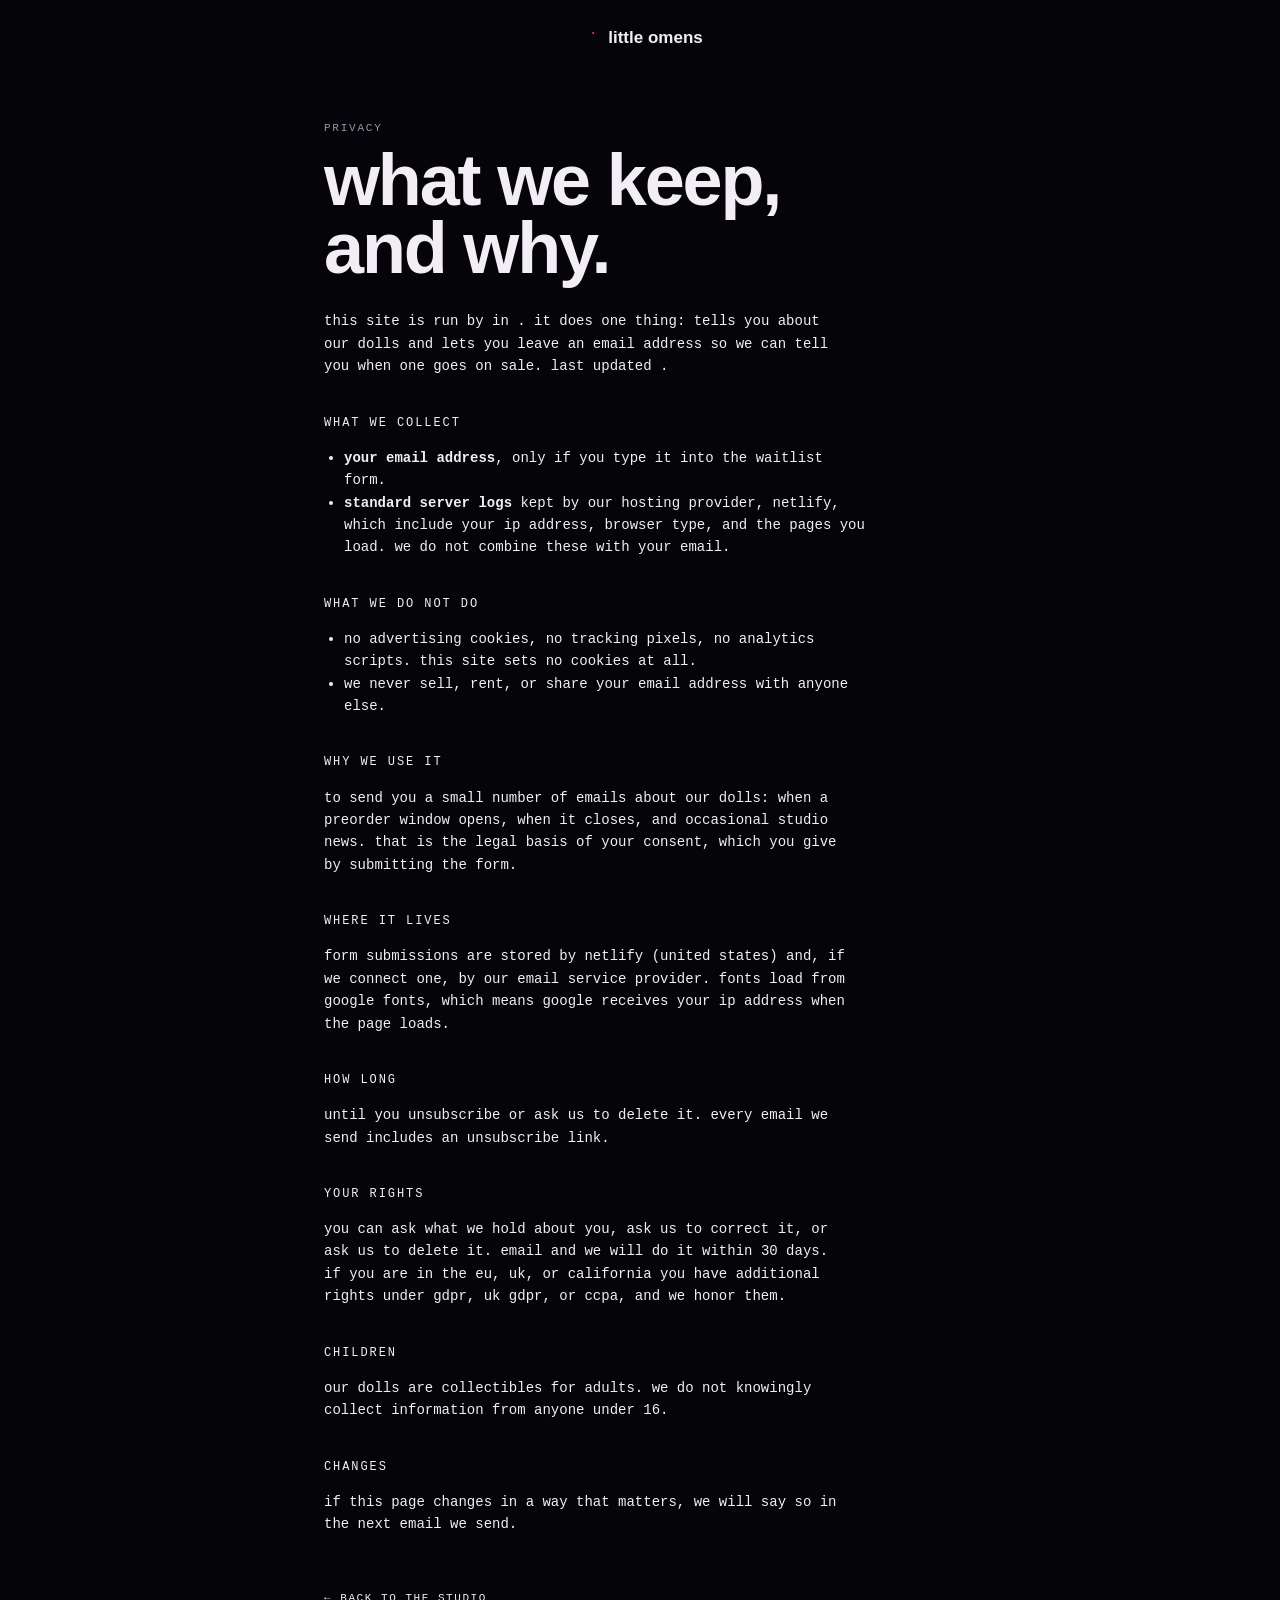
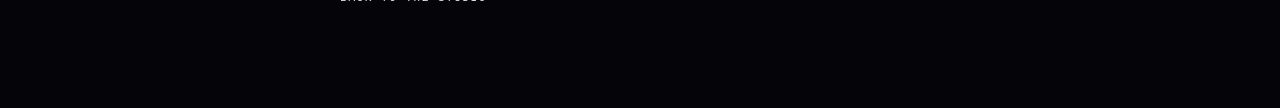
<file: privacy.html>
<!doctype html>
<html lang="en">
<head>
<meta charset="utf-8">
<meta name="viewport" content="width=device-width, initial-scale=1">
<meta http-equiv="Content-Security-Policy" content="default-src 'self'; script-src 'self'; style-src 'self' 'unsafe-inline' https://fonts.googleapis.com; font-src https://fonts.gstatic.com; img-src 'self' data:; connect-src 'self' https:; form-action 'self' https:; base-uri 'self'; object-src 'none'">
<title>privacy · little omens</title>
<meta name="referrer" content="strict-origin-when-cross-origin">
<link rel="icon" href="favicon.svg" type="image/svg+xml">
<link rel="stylesheet" href="https://fonts.googleapis.com/css2?family=Baloo+2:wght@800&family=IBM+Plex+Mono:wght@400;500&display=swap">
<link rel="stylesheet" href="styles.css">
<style>
.doc{max-width:680px;margin:0 auto;padding:120px 24px 100px}
.doc h1{font-family:var(--display);font-weight:800;font-size:clamp(40px,6vw,72px);letter-spacing:-.03em;line-height:.95;margin:8px 0 28px}
.doc h2{font-size:12px;letter-spacing:.16em;text-transform:uppercase;color:var(--bone-dim);margin:36px 0 10px;font-family:var(--mono);font-weight:500}
.doc p,.doc li{color:var(--bone);max-width:62ch}
.doc ul{padding-left:20px}
.doc a{color:var(--lav)}
.doc .back{display:inline-block;margin-top:40px;color:var(--bone-dim);text-decoration:none;font-size:11px;letter-spacing:.14em;text-transform:uppercase}
</style>
</head>
<body>
<div class="grain" aria-hidden="true"></div>
<nav>
  <a class="brand" href="./" aria-label="little omens home"><svg width="22" height="22" viewBox="0 0 72 72" aria-hidden="true"><path d="M36 10 a26 26 0 1 0 0 52 a20 20 0 1 1 0 -52z" fill="#B9B3CC"></path><circle cx="52" cy="20" r="3.5" fill="#E63946"></circle></svg><span>little omens</span></a>
</nav>
<main class="doc">
  <div class="k">privacy</div>
  <h1>what we keep, and why.</h1>
  <p>this site is run by <span data-t="legal.entity"></span> in <span data-t="legal.country"></span>. it does one thing: tells you about our dolls and lets you leave an email address so we can tell you when one goes on sale. last updated <span data-t="legal.updated"></span>.</p>

  <h2>what we collect</h2>
  <ul>
    <li><strong>your email address</strong>, only if you type it into the waitlist form.</li>
    <li><strong>standard server logs</strong> kept by our hosting provider, netlify, which include your ip address, browser type, and the pages you load. we do not combine these with your email.</li>
  </ul>

  <h2>what we do not do</h2>
  <ul>
    <li>no advertising cookies, no tracking pixels, no analytics scripts. this site sets no cookies at all.</li>
    <li>we never sell, rent, or share your email address with anyone else.</li>
  </ul>

  <h2>why we use it</h2>
  <p>to send you a small number of emails about our dolls: when a preorder window opens, when it closes, and occasional studio news. that is the legal basis of your consent, which you give by submitting the form.</p>

  <h2>where it lives</h2>
  <p>form submissions are stored by netlify (united states) and, if we connect one, by our email service provider. fonts load from google fonts, which means google receives your ip address when the page loads.</p>

  <h2>how long</h2>
  <p>until you unsubscribe or ask us to delete it. every email we send includes an unsubscribe link.</p>

  <h2>your rights</h2>
  <p>you can ask what we hold about you, ask us to correct it, or ask us to delete it. email <a data-t-href="legal.contactEmail" href="#"><span data-t="legal.contactEmail"></span></a> and we will do it within 30 days. if you are in the eu, uk, or california you have additional rights under gdpr, uk gdpr, or ccpa, and we honor them.</p>

  <h2>children</h2>
  <p>our dolls are collectibles for adults. we do not knowingly collect information from anyone under 16.</p>

  <h2>changes</h2>
  <p>if this page changes in a way that matters, we will say so in the next email we send.</p>

  <a class="back" href="./">← back to the studio</a>
</main>
<script src="content.js"></script>
<script>
(function(){
  var C=window.CONTENT||{}, L=C.legal||{};
  L.updated = L.updated || "[DATE]";
  function get(p){ return p.split('.').reduce(function(o,k){return o==null?undefined:o[k];}, C); }
  function fill(el,v){ if(v==null)return; var s=String(v); if(/\[[^\]]+\]/.test(s)){ el.innerHTML=s.replace(/&/g,'&amp;').replace(/</g,'&lt;').replace(/\[[^\]]+\]/g,function(m){return '<span class="ph">'+m+'</span>';}); } else el.textContent=s; }
  document.querySelectorAll('[data-t]').forEach(function(el){ fill(el,get(el.getAttribute('data-t'))); });
  document.querySelectorAll('[data-t-href]').forEach(function(el){ var v=get(el.getAttribute('data-t-href')); if(v && !/\[/.test(v)) el.href='mailto:'+v; });
})();
</script>
</body>
</html>
</file>
<file: styles.css>
:root{
  /* little omens · dark & cute: midnight plum, candy pink, lilac glass */
  /* black first; purple and deep red as the secondaries */
  --bg0:#050408; --bg1:#0b0910; --bg2:#120d1a; --wine:#1a0a12;
  --cream:#F3EEF6; --mute:#9E93AD; --pink:#A78BFA; --pink-2:#6D3FC7; --lilac:#C4B5FD; --red:#E9E1FF;
  --glass:rgba(255,255,255,.045); --glass-2:rgba(255,255,255,.09); --edge:rgba(255,255,255,.14); --edge-2:rgba(255,255,255,.3);
  --display:"Baloo 2","Arial Rounded MT Bold","Helvetica Neue",sans-serif;
  --mono:"IBM Plex Mono","Courier New",monospace;
  --r:28px; --r-lg:44px; --ease:cubic-bezier(.22,1,.36,1);
}
*{box-sizing:border-box}
html{scroll-behavior:smooth}
body{margin:0;background:var(--bg0);color:var(--cream);font-family:var(--mono);font-size:14px;line-height:1.6;overflow-x:hidden;cursor:none}
a,button,input{cursor:none}
@media (hover:none){body,a,button,input{cursor:auto}.cursor{display:none}}
a{color:var(--cream)}
::selection{background:var(--pink);color:#fff}
.ph{color:var(--red)}
.k{font-size:11px;letter-spacing:.16em;text-transform:uppercase;color:var(--mute)}
h1,h2,h3{font-family:var(--display);font-weight:800;letter-spacing:-.03em;margin:0;text-wrap:balance}

/* ---- gradient sky: fixed, slowly breathing ---- */
.sky{position:fixed;inset:0;z-index:-2;background:linear-gradient(180deg,var(--bg0) 0%,var(--bg1) 35%,var(--bg2) 70%,var(--wine) 100%)}
.sky::before,.sky::after{content:"";position:absolute;width:70vmax;height:70vmax;border-radius:50%;filter:blur(90px);opacity:.55;mix-blend-mode:screen;animation:drift 26s ease-in-out infinite alternate}
.sky::before{left:-20vmax;top:-10vmax;background:radial-gradient(circle,#3d1a6e 0%,transparent 60%);opacity:.5}
.sky::after{right:-25vmax;bottom:-20vmax;background:radial-gradient(circle,#2a1460 0%,transparent 60%);animation-delay:-13s;opacity:.55}
@keyframes drift{from{transform:translate(0,0) scale(1)}to{transform:translate(8vmax,6vmax) scale(1.15)}}
.stars{position:fixed;inset:0;z-index:-1;pointer-events:none;background-image:radial-gradient(1px 1px at 20% 30%,rgba(255,255,255,.5),transparent),radial-gradient(1px 1px at 70% 20%,rgba(255,255,255,.4),transparent),radial-gradient(1.5px 1.5px at 40% 70%,rgba(255,255,255,.35),transparent),radial-gradient(1px 1px at 85% 60%,rgba(255,255,255,.5),transparent),radial-gradient(1px 1px at 10% 85%,rgba(255,255,255,.3),transparent),radial-gradient(1.5px 1.5px at 55% 45%,rgba(255,255,255,.3),transparent);background-size:900px 900px;opacity:.7}

/* ---- bubbles: translucent, drifting, parallaxed ---- */
.bubbles{position:fixed;inset:0;z-index:0;pointer-events:none;overflow:hidden}
.bubble{position:absolute;border-radius:50%;will-change:transform;
  /* a clear glass sphere: near-transparent body, thick refracting rim, two speculars, a caustic arc at the bottom */
  background:
    radial-gradient(ellipse 28% 18% at 31% 24%, rgba(255,255,255,1) 0%, rgba(255,255,255,.9) 30%, rgba(255,255,255,0) 100%),
    radial-gradient(ellipse 10% 7% at 62% 18%, rgba(255,255,255,.85) 0%, rgba(255,255,255,0) 100%),
    radial-gradient(ellipse 60% 22% at 50% 92%, rgba(255,255,255,.45) 0%, rgba(255,255,255,.08) 40%, rgba(255,255,255,0) 100%),
    radial-gradient(circle at 50% 50%, rgba(255,255,255,0) 0%, rgba(255,255,255,0) 58%, rgba(255,255,255,.04) 72%, rgba(255,255,255,.16) 88%, rgba(255,255,255,.45) 100%),
    radial-gradient(circle at 30% 30%, rgba(167,139,250,.10) 0%, rgba(167,139,250,0) 60%);
  border:1px solid rgba(255,255,255,.55);
  box-shadow:
    inset 0 0 0 1px rgba(255,255,255,.12),
    inset -8px -10px 24px rgba(255,255,255,.18),
    inset 10px 12px 30px rgba(0,0,0,.28),
    inset 0 0 40px rgba(167,139,250,.10),
    0 40px 80px rgba(0,0,0,.55),
    0 0 30px rgba(167,139,250,.12);
  backdrop-filter:blur(1.5px) brightness(1.2) contrast(1.05);-webkit-backdrop-filter:blur(1.5px) brightness(1.2) contrast(1.05);
  animation:bob var(--dur,14s) ease-in-out infinite alternate}
/* thin-film iridescence on the rim only */
.bubble::before{content:"";position:absolute;inset:-1px;border-radius:50%;background:conic-gradient(from 200deg, rgba(167,139,250,.0), rgba(167,139,250,.55) 12%, rgba(120,220,255,.35) 30%, rgba(255,255,255,0) 45%, rgba(196,181,253,.45) 62%, rgba(255,190,240,.35) 78%, rgba(167,139,250,0));-webkit-mask:radial-gradient(circle, transparent 88%, #000 90%, #000 100%);mask:radial-gradient(circle, transparent 88%, #000 90%, #000 100%);opacity:.9;filter:blur(.6px)}
/* the hard specular */
.bubble::after{content:"";position:absolute;left:24%;top:11%;width:24%;height:13%;border-radius:50%;background:#fff;filter:blur(1px);transform:rotate(-30deg);opacity:1;box-shadow:0 0 12px rgba(255,255,255,.7)}
@keyframes bob{from{margin-top:0}to{margin-top:-40px}}

/* everything above the sky */
nav,header,section,footer,.marquee{position:relative;z-index:1}

/* ---- glass ---- */
.glass{background:linear-gradient(180deg,rgba(255,255,255,.10) 0%,rgba(255,255,255,.035) 38%,rgba(255,255,255,.02) 100%);border:1px solid var(--edge);backdrop-filter:blur(20px) saturate(150%);-webkit-backdrop-filter:blur(20px) saturate(150%);box-shadow:inset 0 1px 0 rgba(255,255,255,.35), inset 0 -1px 0 rgba(255,255,255,.06), 0 30px 80px rgba(0,0,0,.55)}
.glass::before{content:"";position:absolute;inset:0;border-radius:inherit;pointer-events:none;background:linear-gradient(115deg,rgba(255,255,255,.16) 0%,rgba(255,255,255,0) 32%,rgba(255,255,255,0) 68%,rgba(255,255,255,.05) 100%);z-index:0}
.glass>*{position:relative;z-index:1}
/* positioned parents for the sheen; nav stays fixed and chips stay absolute */
.marquee,.spec .card,.join-wrap .box,.join,.tile,.count span{position:relative}

/* ---- cursor: a tiny star ---- */
.cursor{position:fixed;left:0;top:0;width:16px;height:16px;pointer-events:none;z-index:100;transform:translate(-50%,-50%);transition:width .25s var(--ease),height .25s var(--ease)}
.cursor::before{content:"";position:absolute;inset:0;background:var(--pink);clip-path:polygon(50% 0%,61% 39%,100% 50%,61% 61%,50% 100%,39% 61%,0% 50%,39% 39%);transition:background .25s}
.cursor.on{width:56px;height:56px}
.cursor.on::before{background:rgba(167,139,250,.25);clip-path:circle(50%);border:1px solid var(--pink)}
.cursor .lbl{position:absolute;inset:0;display:grid;place-items:center;font-size:9px;letter-spacing:.12em;text-transform:uppercase;color:var(--cream);opacity:0;transition:opacity .2s}
.cursor.on .lbl{opacity:1}

/* ---- nav ---- */
nav{position:fixed;top:18px;left:50%;transform:translateX(-50%);z-index:50;display:flex;align-items:center;gap:6px;padding:6px 6px 6px 16px;border-radius:999px}
nav .brand{display:flex;align-items:center;gap:9px;white-space:nowrap;font-family:var(--display);font-weight:800;font-size:17px;text-decoration:none;color:var(--cream);padding-right:10px}
nav .brand svg{display:block}
nav .links{display:flex;gap:2px}
nav .links a{font-size:11px;letter-spacing:.1em;text-transform:uppercase;text-decoration:none;white-space:nowrap;color:var(--mute);padding:10px 12px;border-radius:999px;transition:background .2s,color .2s}
nav .links a:hover,nav .links a:focus-visible{background:var(--glass-2);color:var(--cream);outline:none}
nav a.cta{font-size:11px;letter-spacing:.12em;text-transform:uppercase;text-decoration:none;background:linear-gradient(180deg,rgba(255,255,255,.28),rgba(255,255,255,0) 50%),linear-gradient(135deg,var(--pink),var(--lilac));color:#fff;font-weight:500;padding:12px 18px;border-radius:999px;white-space:nowrap;transition:transform .3s var(--ease);box-shadow:inset 0 1px 0 rgba(255,255,255,.5), 0 10px 30px rgba(167,139,250,.4)}
nav a.cta:hover,nav a.cta:focus-visible{transform:scale(1.04);outline:none}

/* ---- photo plate: glowing stand-in ---- */
.plate{position:relative;overflow:hidden;background:#0c0911;isolation:isolate;margin:0;border-radius:var(--r)}
.plate .backdrop{position:absolute;inset:-10%;background:radial-gradient(ellipse 70% 60% at 50% 35%, #241a33 0%, #120d1a 60%, #08060c 100%)}
.plate .key{position:absolute;inset:-20%;background:radial-gradient(ellipse 45% 40% at 50% 28%, rgba(167,139,250,.35), transparent 70%),radial-gradient(ellipse 30% 30% at 80% 70%, rgba(155,107,214,.25), transparent 70%)}
.plate .subject{position:absolute;left:50%;bottom:-2%;transform:translateX(-50%);width:58%;aspect-ratio:3/5;border-radius:48% 48% 8% 8% / 30% 30% 4% 4%;background:linear-gradient(to bottom, transparent 0%, transparent 18%, #1c1526 19%, #0a0810 100%);filter:blur(1.2px);box-shadow:-10px 0 30px rgba(167,139,250,.15), 10px 0 30px rgba(155,107,214,.15)}
.plate .subject::after{content:"";position:absolute;left:12%;right:12%;top:2%;height:22%;border-radius:50%;background:radial-gradient(circle at 45% 35%, #2a2038, #120d19 70%);box-shadow:inset -12px -10px 26px rgba(0,0,0,.5), 0 -6px 20px rgba(167,139,250,.25)}
.plate .shadow{position:absolute;left:20%;right:20%;bottom:-6%;height:14%;border-radius:50%;background:radial-gradient(ellipse, rgba(167,139,250,.25), transparent 70%);filter:blur(8px)}
.plate .photo{position:absolute;inset:0;width:100%;height:100%;object-fit:cover;display:none;z-index:1}
.plate.has-photo .photo{display:block}
.plate.has-photo .backdrop,.plate.has-photo .key,.plate.has-photo .subject,.plate.has-photo .shadow{display:none}
.plate .cap{position:absolute;left:18px;bottom:16px;font-size:10px;letter-spacing:.14em;text-transform:uppercase;color:var(--cream);z-index:3;background:rgba(255,255,255,.1);border:1px solid var(--edge);padding:6px 10px;border-radius:999px;backdrop-filter:blur(8px)}
.plate .cap b{font-weight:500;color:var(--pink)}
.plate::after{content:"";position:absolute;inset:0;border-radius:inherit;border:1px solid var(--edge);pointer-events:none;z-index:2;background:linear-gradient(180deg,rgba(255,255,255,.14),rgba(255,255,255,0) 30%)}

/* ---- hero ---- */
.hero{min-height:100svh;padding:140px 24px 60px;display:grid;grid-template-rows:auto 1fr auto;gap:24px;overflow:hidden}
.hero .top{display:flex;justify-content:space-between;align-items:flex-start;max-width:1400px;margin:0 auto;width:100%}
.hero h1{font-size:clamp(52px,7.6vw,140px);line-height:.92;max-width:12ch}
.hero h1 .w{display:inline-block;animation:rise 1s var(--ease) both;clip-path:inset(-10% 0 -6% 0)}
.hero h1 .w:nth-child(2){animation-delay:.08s}.hero h1 .w:nth-child(3){animation-delay:.16s}.hero h1 .w:nth-child(4){animation-delay:.24s}
.hero h1 .w:last-child{background:linear-gradient(90deg,var(--pink),var(--lilac));-webkit-background-clip:text;background-clip:text;color:transparent}
@keyframes rise{from{transform:translateY(110%);opacity:0}to{transform:translateY(0);opacity:1}}
.hero .side{text-align:right;max-width:26ch;color:var(--mute);padding-top:14px}
.hero .side b{display:block;color:var(--cream);font-weight:500}
.hero .stage{position:relative;display:grid;place-items:center;min-height:46vh}
.hero .arch{height:min(54vh,560px);width:auto;aspect-ratio:3/4;border-radius:999px 999px var(--r-lg) var(--r-lg);will-change:transform;box-shadow:0 0 0 10px rgba(255,255,255,.04), inset 0 2px 0 rgba(255,255,255,.3), 0 0 90px rgba(167,139,250,.22), 0 40px 100px rgba(0,0,0,.7)}
.chip{position:absolute;display:flex;align-items:center;gap:8px;border-radius:999px;padding:10px 14px;font-size:11px;letter-spacing:.1em;text-transform:uppercase;will-change:transform;white-space:nowrap;color:var(--cream)}
.chip .dot{width:8px;height:8px;border-radius:50%;background:var(--red);box-shadow:0 0 0 0 rgba(196,181,253,.6);animation:pulse 2s infinite}
@keyframes pulse{70%{box-shadow:0 0 0 10px rgba(196,181,253,0)}100%{box-shadow:0 0 0 0 rgba(196,181,253,0)}}
.c1{left:8%;top:12%;rotate:-4deg}.c2{right:8%;top:30%;rotate:3deg}.c3{left:14%;bottom:18%;rotate:2deg}.c4{right:12%;bottom:10%;rotate:-3deg}
.hero .bottom{display:flex;justify-content:space-between;align-items:flex-end;max-width:1400px;margin:0 auto;width:100%;gap:24px}
.hero .bottom p{max-width:40ch;margin:0;color:var(--mute)}
.count{display:flex;gap:6px;font-family:var(--display);font-weight:800;font-size:28px;letter-spacing:-.02em}
.count span{border-radius:16px;padding:6px 12px;min-width:64px;text-align:center;font-variant-numeric:tabular-nums;color:var(--cream)}
.count small{display:block;font-family:var(--mono);font-weight:400;font-size:9px;letter-spacing:.14em;text-transform:uppercase;color:var(--mute);margin-top:2px}

/* ---- marquee ---- */
.marquee{overflow:hidden;padding:18px 0;white-space:nowrap;border-left:0;border-right:0;border-radius:0}
.marquee .track{display:inline-flex;gap:48px;align-items:center;animation:slide 30s linear infinite;font-family:var(--display);font-weight:800;font-size:22px;letter-spacing:-.02em;color:var(--lilac)}
.marquee svg{flex:none}
@keyframes slide{to{transform:translateX(-50%)}}

/* ---- pinned story ---- */
.story{max-width:1400px;margin:0 auto;padding:16vh 24px;display:grid;grid-template-columns:1fr 1fr;gap:64px;align-items:start}
.story .pin{position:sticky;top:14vh}
.story .pin .plate{aspect-ratio:4/5;border-radius:var(--r-lg)}
.story .steps{display:flex;flex-direction:column;gap:22vh;padding-top:8vh}
.story .step{opacity:.3;transition:opacity .5s var(--ease)}
.story .step.on{opacity:1}
.story .step h2{font-size:clamp(34px,4.4vw,64px);line-height:1;margin:10px 0 16px}
.story .step p{color:var(--mute);max-width:40ch;margin:0;font-size:15px}
.story .step .k{display:flex;align-items:center;gap:10px;color:var(--pink)}
.story .step .k i{display:inline-block;width:22px;height:1px;background:var(--pink)}

/* ---- gallery ---- */
.gal{padding:6vh 0 16vh}
.gal .head{max-width:1400px;margin:0 auto;padding:0 24px 28px;display:flex;justify-content:space-between;align-items:flex-end}
.gal .head h2{font-size:clamp(34px,4.4vw,64px);line-height:1}
.gal .rail{display:flex;gap:20px;overflow-x:auto;scroll-snap-type:x mandatory;padding:0 24px 20px;scrollbar-width:none}
.gal .rail::-webkit-scrollbar{display:none}
.gal .rail .plate{flex:0 0 min(78vw,420px);aspect-ratio:4/5;scroll-snap-align:start;transition:transform .5s var(--ease)}
.gal .rail .plate:nth-child(2){flex-basis:min(78vw,520px);aspect-ratio:1/1;align-self:center}
.gal .rail .plate:hover{transform:translateY(-6px)}

/* ---- specs ---- */
.spec{max-width:1400px;margin:0 auto;padding:0 24px 16vh}
.spec .card{border-radius:var(--r-lg);padding:clamp(32px,5vw,72px);display:grid;grid-template-columns:1fr 1fr;gap:48px}
.spec .k{color:var(--pink)}
.spec h2{font-size:clamp(40px,6vw,96px);line-height:.92;margin:10px 0 20px}
.spec .lede{color:var(--mute);max-width:42ch;margin:0;font-size:15px}
.spec table{width:100%;border-collapse:collapse;font-variant-numeric:tabular-nums;font-size:14px}
.spec td{padding:16px 0;border-bottom:1px solid var(--edge);vertical-align:top}
.spec td:first-child{color:var(--mute);font-size:11px;letter-spacing:.14em;text-transform:uppercase;width:42%;padding-top:19px}
.spec tr:first-child td{border-top:1px solid var(--edge)}

/* ---- tiles ---- */
.roster{max-width:1400px;margin:0 auto;padding:0 24px 16vh}
.roster .head{display:flex;justify-content:space-between;align-items:flex-end;gap:24px;margin-bottom:36px;flex-wrap:wrap}
.roster h2{font-size:clamp(40px,6vw,96px);line-height:.92}
.roster .lede{color:var(--mute);max-width:40ch;margin:0}
.tiles{display:grid;grid-template-columns:repeat(3,minmax(0,1fr));gap:20px}
.tile{position:relative;border-radius:var(--r-lg);padding:28px;min-height:420px;display:flex;flex-direction:column;justify-content:space-between;transition:transform .5s var(--ease),box-shadow .5s var(--ease);will-change:transform}
.tile:hover{transform:translateY(-8px) rotate(-.6deg);box-shadow:inset 0 1px 0 rgba(255,255,255,.18), 0 0 60px rgba(167,139,250,.18), 0 40px 80px rgba(0,0,0,.4)}
.tile.live{background:linear-gradient(160deg,rgba(167,139,250,.18),rgba(155,107,214,.08));border-color:var(--edge-2)}
.tile .sign{width:120px;height:120px;align-self:center;margin:24px 0;filter:drop-shadow(0 10px 30px rgba(167,139,250,.35))}
.tile .num{font-size:11px;letter-spacing:.14em;color:var(--mute)}
.tile h3{font-size:clamp(28px,3vw,44px);line-height:1;margin:6px 0 10px}
.tile p{color:var(--mute);margin:0;font-size:14px}
.tile .st{display:inline-flex;align-items:center;gap:8px;margin-top:16px;font-size:11px;letter-spacing:.14em;text-transform:uppercase;background:var(--glass-2);border:1px solid var(--edge);border-radius:999px;padding:8px 12px;align-self:flex-start}
.tile.live .st{background:var(--pink);color:#fff;border-color:var(--pink);font-weight:500}
.tile.live .st .dot{width:7px;height:7px;border-radius:50%;background:#fff}
.tile.dim h3{color:var(--lilac)}

/* ---- join ---- */
.join-wrap{max-width:1400px;margin:0 auto;padding:0 24px 12vh}
.join-wrap .box{border-radius:var(--r-lg);padding:clamp(40px,7vw,110px) clamp(24px,5vw,72px);text-align:center;position:relative;overflow:hidden;background:linear-gradient(160deg,rgba(167,139,250,.14),rgba(255,255,255,.04) 50%,rgba(155,107,214,.12))}
.join-wrap h2{font-size:clamp(44px,8vw,128px);line-height:.9;margin:10px 0 20px}
.join-wrap .lede{color:var(--mute);max-width:44ch;margin:0 auto}
.join{display:flex;margin:36px auto 0;max-width:520px;border-radius:999px;padding:6px 6px 6px 24px}
.join input{flex:1;background:transparent;border:0;color:var(--cream);font:inherit;font-size:16px;padding:14px 0;min-width:0}
.join input::placeholder{color:var(--mute)}
.join input:focus{outline:none}
.join button{background:linear-gradient(180deg,rgba(255,255,255,.28),rgba(255,255,255,0) 50%),linear-gradient(135deg,var(--pink),var(--lilac));color:#fff;border:0;border-radius:999px;font:inherit;font-weight:500;font-size:11px;letter-spacing:.16em;text-transform:uppercase;padding:0 22px;transition:transform .3s var(--ease);box-shadow:inset 0 1px 0 rgba(255,255,255,.5), 0 10px 30px rgba(167,139,250,.4)}
.join button:hover,.join button:focus-visible{transform:scale(1.04);outline:none}
.hp{position:absolute;left:-10000px;top:auto;width:1px;height:1px;overflow:hidden}
.fine{font-size:11px;color:var(--mute);margin-top:16px;letter-spacing:.06em}
.fine a{color:var(--mute)}

/* ---- footer ---- */
footer{max-width:1400px;margin:0 auto;padding:0 24px 32px}
footer .mark{font-family:var(--display);font-weight:800;font-size:clamp(64px,15.5vw,260px);line-height:.85;letter-spacing:-.04em;background:linear-gradient(90deg,var(--cream),var(--lilac) 60%,var(--pink));-webkit-background-clip:text;background-clip:text;color:transparent;border-bottom:1px solid var(--edge);padding-bottom:24px;margin-bottom:20px;white-space:nowrap;overflow:hidden}
footer .row{display:flex;flex-wrap:wrap;justify-content:space-between;gap:16px;font-size:11px;letter-spacing:.12em;text-transform:uppercase;color:var(--mute)}
footer a{color:var(--cream);text-decoration:none;margin-left:22px}
footer .legal a{margin-left:0;margin-right:22px;color:var(--mute)}
footer a:hover{color:var(--pink)}

.rv{transform:translateY(24px);transition:transform 1s var(--ease)}
.rv.in{transform:none}

/* ---- mobile ---- */
@media (max-width:900px){
  nav{top:12px;left:12px;right:12px;transform:none;justify-content:space-between;padding:6px 6px 6px 14px}
  nav .links{display:none}
  .hero{padding:104px 20px 40px;gap:20px;min-height:0}
  .hero .top{flex-direction:column;gap:16px}
  .hero .side{text-align:left;padding-top:0}
  .hero h1{font-size:clamp(48px,14vw,80px)}
  .hero .stage{min-height:0;padding:12px 0}
  .hero .arch{height:auto;width:min(72vw,360px)}
  .chip{display:none}
  .hero .bottom{flex-direction:column;align-items:flex-start}
  .count{font-size:22px}.count span{min-width:54px;padding:6px 8px}
  .story{grid-template-columns:1fr;gap:28px;padding:10vh 20px}
  .story .pin{position:relative;top:auto}
  .story .steps{gap:48px;padding-top:0}
  .story .step{opacity:1}
  .gal .head,.spec,.roster,.join-wrap,footer{padding-left:20px;padding-right:20px}
  .gal .rail{padding:0 20px 20px}
  .spec .card{grid-template-columns:1fr;gap:28px;border-radius:var(--r)}
  .tiles{grid-template-columns:1fr}
  .tile{min-height:0}
  .tile .sign{width:90px;height:90px;margin:12px 0}
  .join{padding:6px 6px 6px 16px}
  footer .mark{font-size:clamp(48px,17vw,120px)}
  .bubble{backdrop-filter:none}
}
@media (prefers-reduced-motion: reduce){
  .hero h1 .w,.marquee .track,.bubble,.sky::before,.sky::after{animation:none}
  .rv{transform:none;transition:none}
  [data-depth],[data-float],.bubble{transform:none !important}
  .chip .dot{animation:none}
}
</file>
